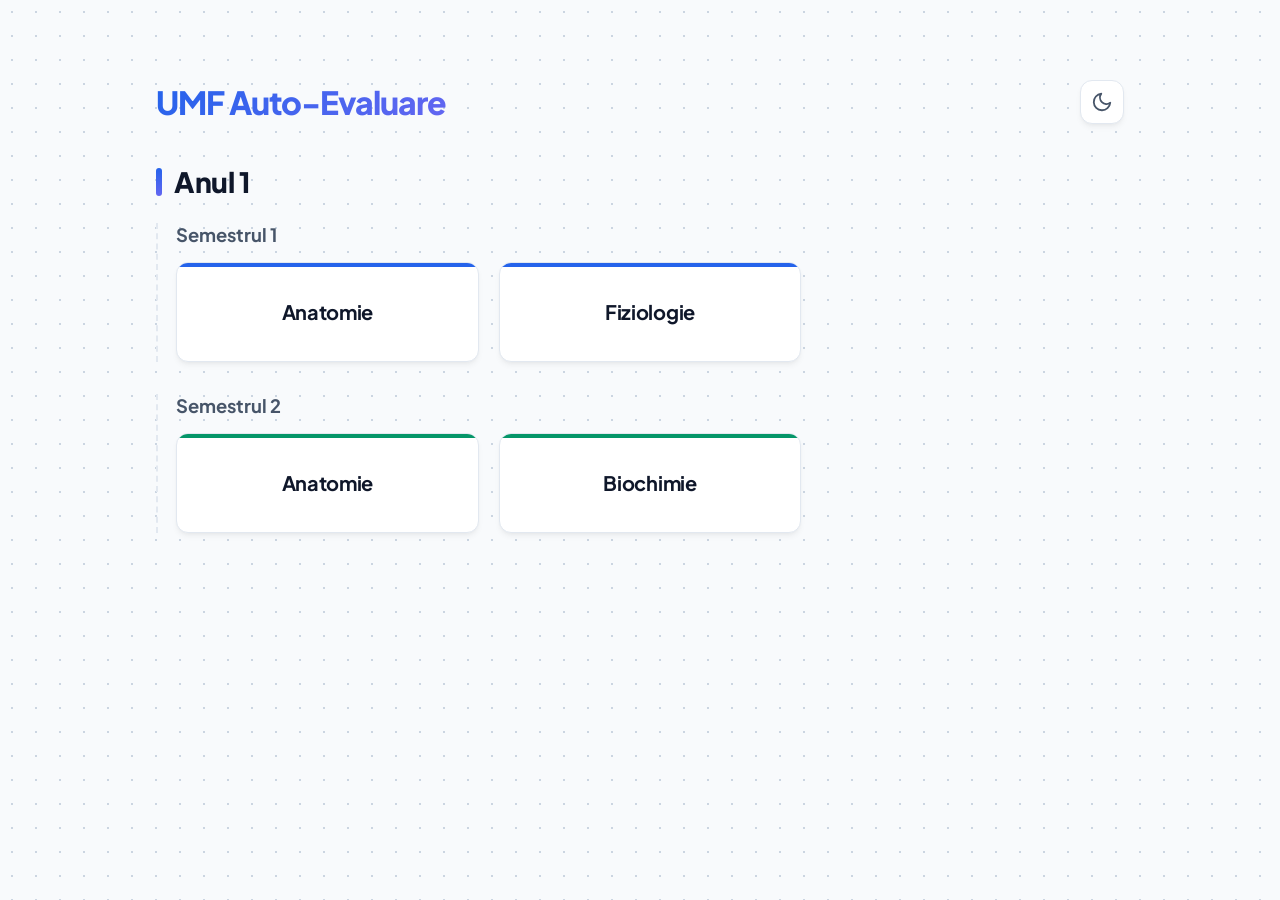
<file: index.html>
<!DOCTYPE html>
<html lang="ro">

<head>
  <meta charset="UTF-8">
  <meta name="viewport" content="width=device-width, initial-scale=1.0">
  <meta name="description" content="Platforma interactiva de auto-evaluare UMF pentru Anatomie.">
  <title>UMF Auto-Evaluare</title>
  <link rel="stylesheet" href="shared/css/main.css">
  <script src="shared/js/theme.js"></script>
</head>

<body>

  <div class="container">
    <header class="main-header">
      <h1 class="main-title">UMF Auto-Evaluare</h1>
      <button id="theme-toggle" class="theme-toggle-btn" aria-label="Comută tema">
        <svg class="sun-icon" viewBox="0 0 24 24" fill="none" stroke="currentColor" stroke-width="2"
          stroke-linecap="round" stroke-linejoin="round">
          <circle cx="12" cy="12" r="5"></circle>
          <line x1="12" y1="1" x2="12" y2="3"></line>
          <line x1="12" y1="21" x2="12" y2="23"></line>
          <line x1="4.22" y1="4.22" x2="5.64" y2="5.64"></line>
          <line x1="18.36" y1="18.36" x2="19.78" y2="19.78"></line>
          <line x1="1" y1="12" x2="3" y2="12"></line>
          <line x1="21" y1="12" x2="23" y2="12"></line>
          <line x1="4.22" y1="19.78" x2="5.64" y2="18.36"></line>
          <line x1="18.36" y1="5.64" x2="19.78" y2="4.22"></line>
        </svg>
        <svg class="moon-icon" viewBox="0 0 24 24" fill="none" stroke="currentColor" stroke-width="2"
          stroke-linecap="round" stroke-linejoin="round">
          <path d="M21 12.79A9 9 0 1 1 11.21 3 7 7 0 0 0 21 12.79z"></path>
        </svg>
      </button>
    </header>

    <main id="dashboard-view">

      <div class="year-section anul-1">
        <h2 class="year-title">Anul 1</h2>

        <div class="semester-section">
          <h3 class="semester-title">
            Semestrul 1
          </h3>
          <div class="cards-grid">
            <a href="select-mode.html?subject=anatomie-1-1" class="subject-card sem-1">
              <div class="card-title">Anatomie</div>
            </a>
            <a href="select-mode.html?subject=fizio-1-1" class="subject-card sem-1">
              <div class="card-title">Fiziologie</div>
            </a>
          </div>
        </div>

        <div class="semester-section">
          <h3 class="semester-title">
            Semestrul 2
          </h3>

          <div class="cards-grid">
            <a href="select-mode.html?subject=anatomie-1-2" class="subject-card sem-2">
              <div class="card-title">Anatomie</div>
            </a>
            <a href="select-mode.html?subject=biochimie-1-2" class="subject-card sem-2">
              <div class="card-title">Biochimie</div>
            </a>
          </div>
        </div>

      </div>

    </main>
  </div>

  <script src="shared/js/shared.js"></script>
</body>

</html>
</file>
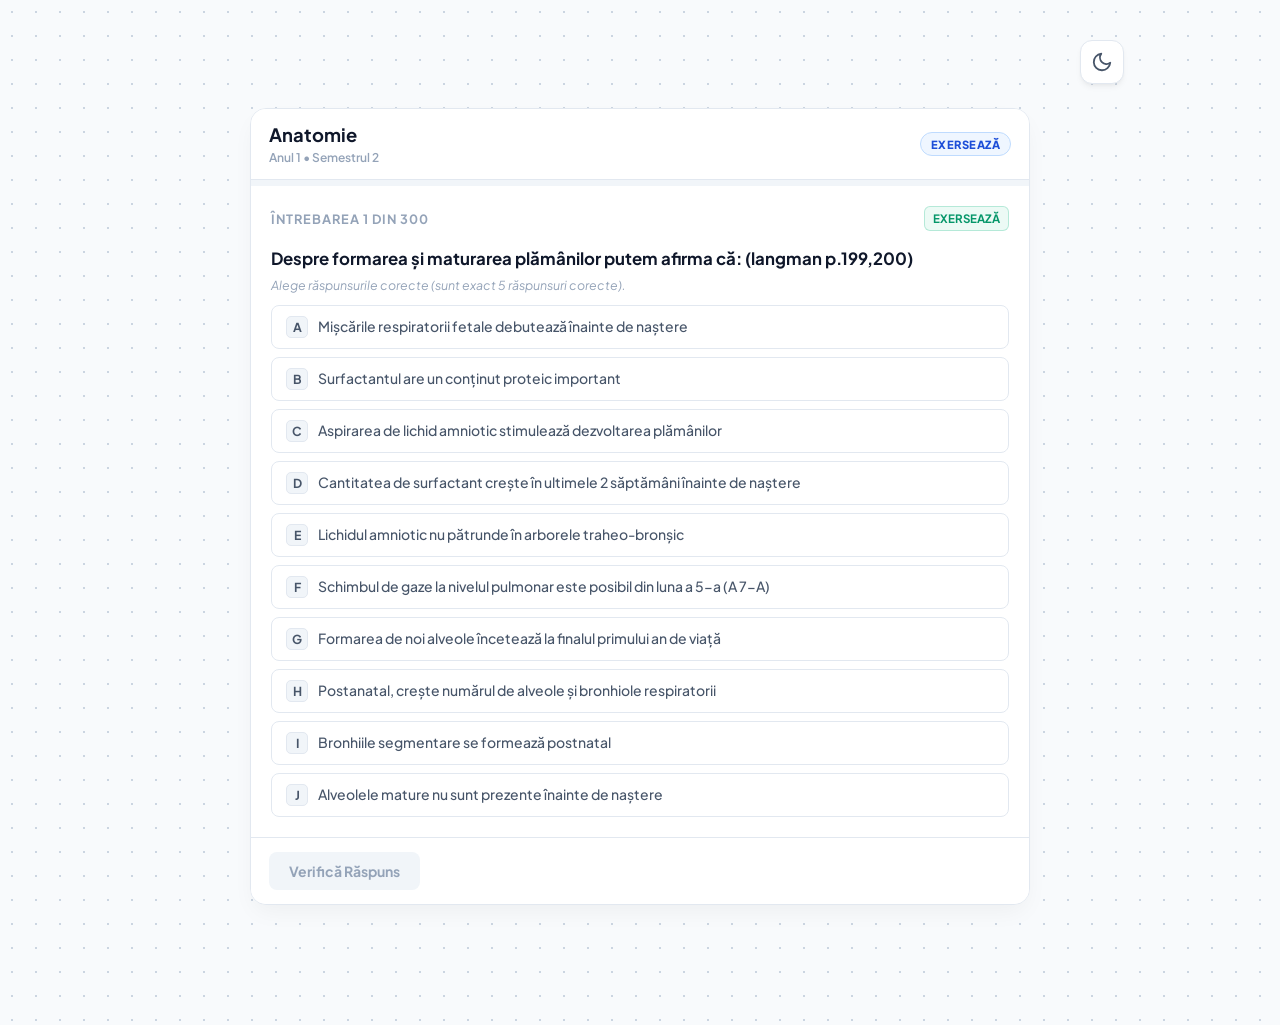
<file: exerseaza.html>
<!DOCTYPE html>
<html lang="ro">
<head>
  <meta charset="UTF-8">
  <meta name="viewport" content="width=device-width, initial-scale=1.0">
  <title>Exersează - UMF</title>
  <link rel="stylesheet" href="shared/css/main.css">
  <link rel="stylesheet" href="shared/css/quiz.css?v=2">
  <script src="shared/js/theme.js"></script>
</head>
<body>
  <div class="container">
    <nav class="subpage-nav" style="justify-content: flex-end;">
      <button id="theme-toggle" class="theme-toggle-btn">
        <svg class="sun-icon" viewBox="0 0 24 24" fill="none" stroke="currentColor" stroke-width="2" stroke-linecap="round" stroke-linejoin="round"><circle cx="12" cy="12" r="5"></circle><line x1="12" y1="1" x2="12" y2="3"></line><line x1="12" y1="21" x2="12" y2="23"></line><line x1="4.22" y1="4.22" x2="5.64" y2="5.64"></line><line x1="18.36" y1="18.36" x2="19.78" y2="19.78"></line><line x1="1" y1="12" x2="3" y2="12"></line><line x1="21" y1="12" x2="23" y2="12"></line><line x1="4.22" y1="19.78" x2="5.64" y2="18.36"></line><line x1="18.36" y1="5.64" x2="19.78" y2="4.22"></line></svg>
        <svg class="moon-icon" viewBox="0 0 24 24" fill="none" stroke="currentColor" stroke-width="2" stroke-linecap="round" stroke-linejoin="round"><path d="M21 12.79A9 9 0 1 1 11.21 3 7 7 0 0 0 21 12.79z"></path></svg>
      </button>
    </nav>
    <div class="quiz-wrapper">
      <div id="quiz-container" class="quiz-container">
        <div class="quiz-header">
          <div class="quiz-subject-info">
            <div id="quiz-subject-title" class="quiz-subject-title"></div>
            <div id="quiz-subject-sub" class="quiz-subject-sub"></div>
          </div>
          <div id="quiz-timer-wrapper" class="quiz-timer-wrapper" style="display:none;">
            <span id="quiz-timer"></span>
          </div>
          <div id="quiz-mode-badge" class="quiz-mode-badge"></div>
        </div>
        <div class="quiz-progress-bar-wrapper"><div id="quiz-progress-fill" class="quiz-progress-fill"></div></div>
        <div class="quiz-body">
          <div class="question-meta">
            <div id="question-count-text" class="question-count"></div>
            <div id="question-type-badge" class="question-type-badge"></div>
          </div>
          <div id="question-text" class="question-text"></div>
          <div id="question-hint" class="question-hint"></div>
          <div id="options-list" class="options-list"></div>
          <div id="explanation-panel" class="explanation-panel" style="display:none;">
            <h4>Explicație:</h4>
            <p id="explanation-text"></p>
          </div>
        </div>
        <div class="quiz-footer">
          <button id="btn-verify" class="btn-primary" disabled>Verifică Răspuns</button>
        </div>
      </div>
      <div id="results-container" class="results-container" style="display:none;">
        <h2 id="results-main-title"></h2>
        <h3 id="results-subject-title" class="results-subject-title"></h3>
        <div id="stat-time-spent-wrapper">Timp: <span id="res-time-spent"></span></div>
        <button id="btn-restart" class="btn-primary">Reîncearcă</button>
        <button id="btn-home" class="btn-secondary">Acasă</button>
        <div id="review-panel" class="review-panel">
          <h3>Recenzie</h3>
          <div id="review-questions-list"></div>
        </div>
      </div>
    </div>
  </div>
  <script src="shared/js/shared.js"></script>
  <script src="shared/js/quiz-engine.js?v=3"></script>
  <script>
    const urlParams = new URLSearchParams(window.location.search);
    const subject = urlParams.get('subject') || 'anatomie-1-2';
    const script = document.createElement('script');
    script.src = `data/${subject}.js?v=3`;
    script.onload = () => initQuiz('exerseaza');
    document.body.appendChild(script);
  </script>
</body>
</html>
</file>
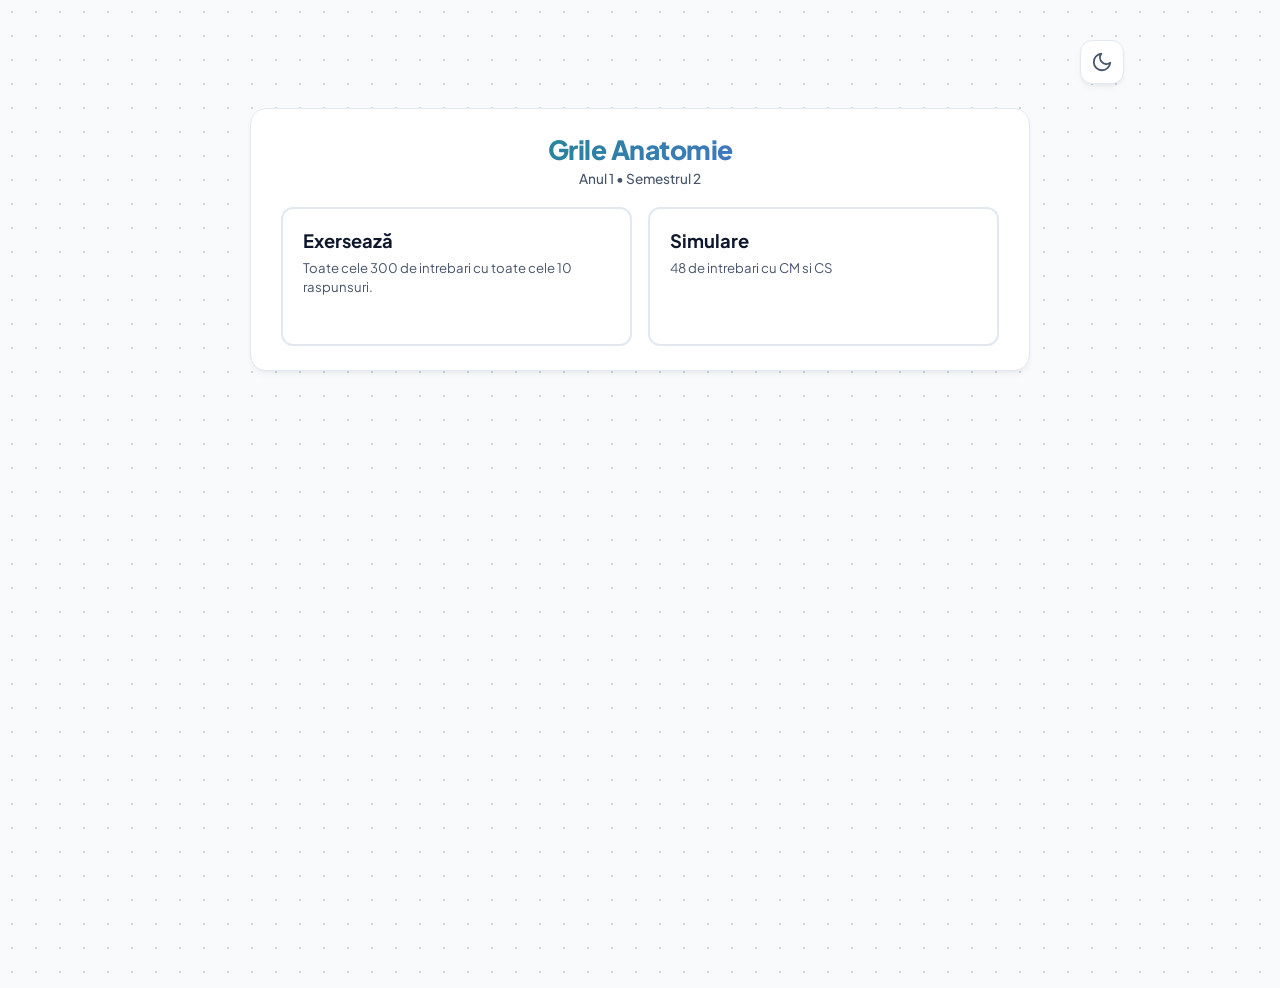
<file: select-mode.html>
<!DOCTYPE html>
<html lang="ro">
<head>
  <meta charset="UTF-8">
  <meta name="viewport" content="width=device-width, initial-scale=1.0">
  <title>Alege Modul - UMF</title>
  <link rel="stylesheet" href="shared/css/main.css">
  <link rel="stylesheet" href="shared/css/select-mode.css">
  <script src="shared/js/theme.js"></script>
</head>
<body>
  <div class="container">
    <nav class="subpage-nav" style="justify-content: flex-end;">
      <button id="theme-toggle" class="theme-toggle-btn">
        <svg class="sun-icon" viewBox="0 0 24 24" fill="none" stroke="currentColor" stroke-width="2" stroke-linecap="round" stroke-linejoin="round"><circle cx="12" cy="12" r="5"></circle><line x1="12" y1="1" x2="12" y2="3"></line><line x1="12" y1="21" x2="12" y2="23"></line><line x1="4.22" y1="4.22" x2="5.64" y2="5.64"></line><line x1="18.36" y1="18.36" x2="19.78" y2="19.78"></line><line x1="1" y1="12" x2="3" y2="12"></line><line x1="21" y1="12" x2="23" y2="12"></line><line x1="4.22" y1="19.78" x2="5.64" y2="18.36"></line><line x1="18.36" y1="5.64" x2="19.78" y2="4.22"></line></svg>
        <svg class="moon-icon" viewBox="0 0 24 24" fill="none" stroke="currentColor" stroke-width="2" stroke-linecap="round" stroke-linejoin="round"><path d="M21 12.79A9 9 0 1 1 11.21 3 7 7 0 0 0 21 12.79z"></path></svg>
      </button>
    </nav>
    <div class="setup-wrapper">
      <div class="setup-container">
        <div class="setup-header">
          <h2 id="subject-title" class="setup-title">Grile</h2>
          <p id="subject-subtitle" class="setup-subtitle"></p>
        </div>
        <div class="modes-grid">
          <div class="mode-card" id="mode-exerseaza">
            <h3 class="mode-name">Exersează</h3>
            <p class="mode-desc">Toate cele 300 de intrebari cu toate cele 10 raspunsuri.</p>
          </div>
          <div class="mode-card" id="mode-simulare">
            <h3 class="mode-name">Simulare</h3>
            <p class="mode-desc">48 de intrebari cu CM si CS</p>
          </div>
        </div>
      </div>
    </div>
  </div>
  <script src="shared/js/shared.js"></script>
  <script>
    const urlParams = new URLSearchParams(window.location.search);
    const subject = urlParams.get('subject') || 'anatomie-1-2';
    
    document.getElementById('mode-exerseaza').onclick = () => {
      window.location.href = `exerseaza.html?subject=${subject}&v=3`;
    };
    document.getElementById('mode-simulare').onclick = () => {
      window.location.href = `simulare.html?subject=${subject}&v=3`;
    };

    // Load subject info for display
    const script = document.createElement('script');
    script.src = `data/${subject}.js`;
    script.onload = () => {
      document.getElementById('subject-title').textContent = `Grile ${quizData.title}`;
      document.getElementById('subject-subtitle').textContent = `Anul ${quizData.year} • Semestrul ${quizData.semester}`;
    };
    document.body.appendChild(script);
  </script>
</body>
</html>
</file>
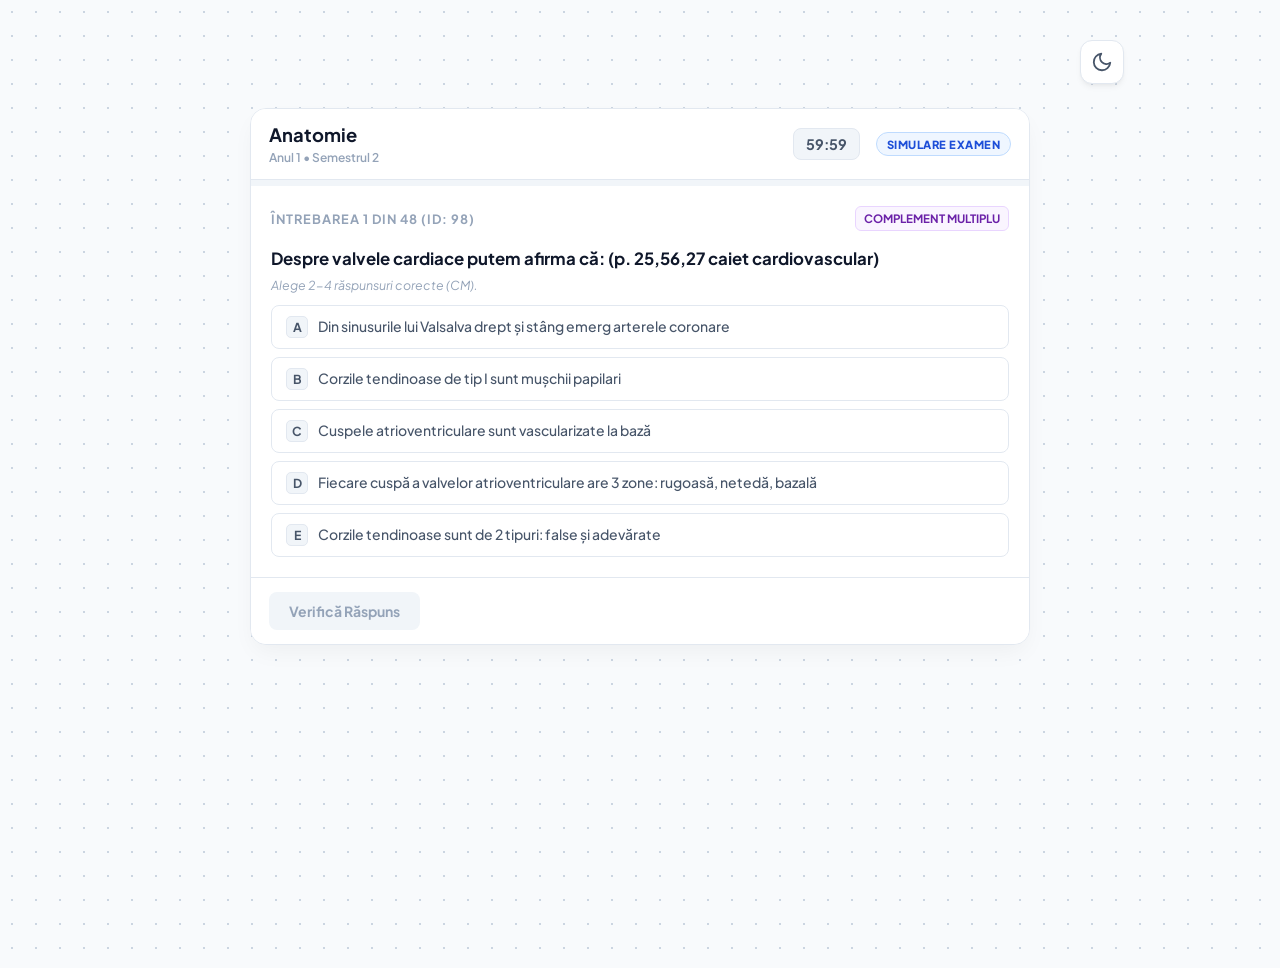
<file: simulare.html>
<!DOCTYPE html>
<html lang="ro">
<head>
  <meta charset="UTF-8">
  <meta name="viewport" content="width=device-width, initial-scale=1.0">
  <title>Simulare - UMF</title>
  <link rel="stylesheet" href="shared/css/main.css">
  <link rel="stylesheet" href="shared/css/quiz.css?v=2">
  <script src="shared/js/theme.js"></script>
</head>
<body>
  <div class="container">
    <nav class="subpage-nav" style="justify-content: flex-end;">
      <button id="theme-toggle" class="theme-toggle-btn">
        <svg class="sun-icon" viewBox="0 0 24 24" fill="none" stroke="currentColor" stroke-width="2" stroke-linecap="round" stroke-linejoin="round"><circle cx="12" cy="12" r="5"></circle><line x1="12" y1="1" x2="12" y2="3"></line><line x1="12" y1="21" x2="12" y2="23"></line><line x1="4.22" y1="4.22" x2="5.64" y2="5.64"></line><line x1="18.36" y1="18.36" x2="19.78" y2="19.78"></line><line x1="1" y1="12" x2="3" y2="12"></line><line x1="21" y1="12" x2="23" y2="12"></line><line x1="4.22" y1="19.78" x2="5.64" y2="18.36"></line><line x1="18.36" y1="5.64" x2="19.78" y2="4.22"></line></svg>
        <svg class="moon-icon" viewBox="0 0 24 24" fill="none" stroke="currentColor" stroke-width="2" stroke-linecap="round" stroke-linejoin="round"><path d="M21 12.79A9 9 0 1 1 11.21 3 7 7 0 0 0 21 12.79z"></path></svg>
      </button>
    </nav>
    <div class="quiz-wrapper">
      <div id="quiz-container" class="quiz-container">
        <div class="quiz-header">
          <div class="quiz-subject-info">
            <div id="quiz-subject-title" class="quiz-subject-title"></div>
            <div id="quiz-subject-sub" class="quiz-subject-sub"></div>
          </div>
          <div class="header-actions">
            <div id="quiz-timer-wrapper" class="quiz-timer-wrapper">
              <span id="quiz-timer">48:00</span>
            </div>
            <div id="quiz-mode-badge" class="quiz-mode-badge"></div>
          </div>
        </div>
        <div class="quiz-progress-bar-wrapper"><div id="quiz-progress-fill" class="quiz-progress-fill"></div></div>
        <div class="quiz-body">
          <div class="question-meta">
            <div id="question-count-text" class="question-count"></div>
            <div id="question-type-badge" class="question-type-badge"></div>
          </div>
          <div id="question-text" class="question-text"></div>
          <div id="question-hint" class="question-hint"></div>
          <div id="options-list" class="options-list"></div>
          <div id="explanation-panel" class="explanation-panel" style="display:none;">
            <h4>Explicație:</h4>
            <p id="explanation-text"></p>
          </div>
        </div>
        <div class="quiz-footer">
          <button id="btn-verify" class="btn-primary" disabled>Următoarea Întrebare</button>
        </div>
      </div>
      <div id="results-container" class="results-container" style="display:none;">
        <h2 id="results-main-title"></h2>
        <h3 id="results-subject-title" class="results-subject-title"></h3>
        <div id="stat-time-spent-wrapper">Timp: <span id="res-time-spent"></span></div>
        <button id="btn-restart" class="btn-primary">Reîncearcă</button>
        <button id="btn-home" class="btn-secondary">Acasă</button>
        <div id="review-panel" class="review-panel">
          <h3>Recenzie</h3>
          <div id="review-questions-list"></div>
        </div>
      </div>
    </div>
  </div>
  <script src="shared/js/shared.js"></script>
  <script src="shared/js/quiz-engine.js?v=3"></script>
  <script>
    const urlParams = new URLSearchParams(window.location.search);
    const subject = urlParams.get('subject') || 'anatomie-1-2';
    const script = document.createElement('script');
    script.src = `data/${subject}.js?v=3`;
    script.onload = () => initQuiz('simulare');
    document.body.appendChild(script);
  </script>
</body>
</html>
</file>
<file: shared/css/main.css>
/* Import Google Fonts */
@import url('https://fonts.googleapis.com/css2?family=Plus+Jakarta+Sans:wght@400;500;600;700;800&display=swap');

/* Variabile si culori de baza */
:root {
  --font-family: 'Plus Jakarta Sans', system-ui, -apple-system, sans-serif;
  
  /* Culori Tema Lumina */
  --bg-color: #f8fafc;
  --dot-color: #cbd5e1;
  --text-primary: #0f172a;
  --text-secondary: #475569;
  --text-muted: #94a3b8;
  --card-bg: #ffffff;
  --card-border: #e2e8f0;
  --card-shadow: 0 4px 6px -1px rgba(0, 0, 0, 0.05), 0 2px 4px -2px rgba(0, 0, 0, 0.05);
  --card-hover-shadow: 0 10px 15px -3px rgba(0, 0, 0, 0.08), 0 4px 6px -4px rgba(0, 0, 0, 0.08);
  
  --sem1-color: #2563eb;
  --sem2-color: #059669;
  --accent-color: #6366f1;

  /* Feedback */
  --success-bg: #ecfdf5;
  --success-border: #10b981;
  --success-text: #065f46;
  --error-bg: #fef2f2;
  --error-border: #ef4444;
  --error-text: #991b1b;
  --info-bg: #f0f9ff;
  --info-border: #0ea5e9;
  --info-text: #0369a1;

  /* Tag Badges */
  --tag-blue-bg: #eff6ff;
  --tag-blue-text: #1d4ed8;
  --tag-blue-border: #bfdbfe;
  --tag-purple-bg: #faf5ff;
  --tag-purple-text: #6b21a8;
  --tag-purple-border: #e9d5ff;
  --tag-grey-bg: #f1f5f9;
  --tag-grey-border: #cbd5e1;
}

[data-theme="dark"] {
  /* Culori Tema Intuneric */
  --bg-color: #0b0f19;
  --dot-color: #1e293b;
  --text-primary: #f8fafc;
  --text-secondary: #cbd5e1;
  --text-muted: #64748b;
  --card-bg: #111827;
  --card-border: #1f2937;
  --card-shadow: 0 4px 6px -1px rgba(0, 0, 0, 0.2), 0 2px 4px -2px rgba(0, 0, 0, 0.2);
  --card-hover-shadow: 0 10px 15px -3px rgba(0, 0, 0, 0.3), 0 4px 6px -4px rgba(0, 0, 0, 0.3);
  
  --sem1-color: #3b82f6;
  --sem2-color: #10b981;
  --accent-color: #818cf8;

  --success-bg: #064e3b;
  --success-border: #059669;
  --success-text: #a7f3d0;
  --error-bg: #7f1d1d;
  --error-border: #dc2626;
  --error-text: #fca5a5;
  --info-bg: #0c4a6e;
  --info-border: #0284c7;
  --info-text: #e0f2fe;

  /* Tag Badges Dark Mode */
  --tag-blue-bg: rgba(59, 130, 246, 0.15);
  --tag-blue-text: #60a5fa;
  --tag-blue-border: rgba(59, 130, 246, 0.3);
  --tag-purple-bg: rgba(139, 92, 246, 0.15);
  --tag-purple-text: #a78bfa;
  --tag-purple-border: rgba(139, 92, 246, 0.3);
  --tag-grey-bg: #1e293b;
  --tag-grey-border: #334155;
}

/* Resetari generale */
* {
  box-sizing: border-box;
  margin: 0;
  padding: 0;
  font-family: var(--font-family);
}

body {
  background-color: var(--bg-color);
  background-image: radial-gradient(var(--dot-color) 1.5px, transparent 1.5px);
  background-size: 24px 24px;
  color: var(--text-primary);
  min-height: 100vh;
  padding-bottom: 80px;
  transition: background-color 0.3s ease, color 0.3s ease;
  overflow-x: hidden;
}

.container {
  max-width: 1000px;
  margin: 0 auto;
  padding: 80px 16px;
}

/* Header Principal */
.main-header {
  display: flex;
  justify-content: space-between;
  align-items: center;
  margin-bottom: 40px;
}

.main-title {
  font-size: 2rem;
  font-weight: 800;
  letter-spacing: -1px;
  background: linear-gradient(135deg, var(--sem1-color), var(--accent-color));
  -webkit-background-clip: text;
  -webkit-text-fill-color: transparent;
}

/* Theme Toggle Button */
.theme-toggle-btn {
  background: var(--card-bg);
  border: 1px solid var(--card-border);
  color: var(--text-secondary);
  width: 44px;
  height: 44px;
  border-radius: 12px;
  cursor: pointer;
  display: flex;
  align-items: center;
  justify-content: center;
  box-shadow: var(--card-shadow);
  transition: all 0.3s cubic-bezier(0.4, 0, 0.2, 1);
  position: relative;
  overflow: hidden;
  padding: 0;
}

.theme-toggle-btn:hover {
  background: var(--tag-grey-bg);
  border-color: var(--accent-color);
  color: var(--accent-color);
  transform: translateY(-2px);
  box-shadow: var(--card-hover-shadow);
}

.theme-toggle-btn svg {
  width: 22px;
  height: 22px;
  transition: transform 0.5s cubic-bezier(0.4, 0, 0.2, 1), opacity 0.3s ease;
  position: absolute;
}

/* Ascundere pictograme in functie de tema */
[data-theme="light"] .theme-toggle-btn .sun-icon {
  opacity: 0;
  transform: translateY(20px) rotate(45deg);
}
[data-theme="dark"] .theme-toggle-btn .moon-icon {
  opacity: 0;
  transform: translateY(-20px) rotate(-45deg);
}

[data-theme="light"] .theme-toggle-btn .moon-icon {
  opacity: 1;
  transform: translateY(0) rotate(0);
}
[data-theme="dark"] .theme-toggle-btn .sun-icon {
  opacity: 1;
  transform: translateY(0) rotate(0);
}

/* Navigation Subpagini */
.subpage-nav {
  display: flex;
  justify-content: space-between;
  align-items: center;
  margin-bottom: 40px;
  width: 100%;
}

.btn-back {
  display: flex;
  align-items: center;
  gap: 8px;
  text-decoration: none;
  color: var(--text-secondary);
  font-weight: 600;
  font-size: 0.95rem;
  padding: 8px 16px;
  background: var(--card-bg);
  border: 1px solid var(--card-border);
  border-radius: 10px;
  box-shadow: var(--card-shadow);
  transition: all 0.2s cubic-bezier(0.4, 0, 0.2, 1);
}

.btn-back:hover {
  background: var(--tag-grey-bg);
  border-color: var(--accent-color);
  color: var(--accent-color);
  transform: translateX(-4px);
}

.btn-back:active {
  transform: translateX(0);
}

.btn-back svg {
  transition: transform 0.2s ease;
}

.btn-back:hover svg {
  transform: translateX(-2px);
}


/* Sectiuni Ani */
.year-section {
  margin-bottom: 48px;
}

.year-title {
  font-size: 1.75rem;
  font-weight: 800;
  color: var(--text-primary);
  margin-bottom: 24px;
  display: flex;
  align-items: center;
  gap: 12px;
  letter-spacing: -0.5px;
}

.year-title::before {
  content: "";
  display: block;
  width: 6px;
  height: 28px;
  border-radius: 4px;
  background: linear-gradient(to bottom, var(--sem1-color), var(--accent-color));
}

.year-section.year-2 .year-title::before {
  background: linear-gradient(to bottom, var(--accent-color), var(--sem2-color));
}

/* Sectiuni Semestre */
.semester-section {
  margin-bottom: 32px;
  padding-left: 18px;
  border-left: 2px dashed var(--card-border);
}

.semester-title {
  font-size: 1.15rem;
  font-weight: 700;
  color: var(--text-secondary);
  margin-bottom: 16px;
  display: flex;
  align-items: center;
  gap: 8px;
}

.semester-title .sem-indicator {
  display: inline-block;
  width: 10px;
  height: 10px;
  border-radius: 50%;
}

.sem-1-indicator {
  background-color: var(--sem1-color);
  box-shadow: 0 0 8px var(--sem1-color);
}

.sem-2-indicator {
  background-color: var(--sem2-color);
  box-shadow: 0 0 8px var(--sem2-color);
}

/* Grid de carduri */
.cards-grid {
  display: grid;
  grid-template-columns: repeat(auto-fill, minmax(280px, 1fr));
  gap: 20px;
}

/* Carduri materie */
.subject-card {
  background-color: var(--card-bg);
  border: 1px solid var(--card-border);
  border-radius: 12px;
  box-shadow: var(--card-shadow);
  padding: 24px;
  cursor: pointer;
  position: relative;
  overflow: hidden;
  display: flex;
  align-items: center;
  justify-content: center;
  min-height: 100px;
  text-decoration: none;
  transition: transform 0.25s cubic-bezier(0.4, 0, 0.2, 1), 
              box-shadow 0.25s cubic-bezier(0.4, 0, 0.2, 1), 
              border-color 0.25s ease;
}

.subject-card::after {
  content: "";
  position: absolute;
  top: 0;
  left: 0;
  width: 100%;
  height: 4px;
  background-color: var(--sem1-color);
}

.subject-card.sem-2::after {
  background-color: var(--sem2-color);
}

.subject-card:hover {
  transform: translateY(-5px);
  box-shadow: var(--card-hover-shadow);
  border-color: rgba(99, 102, 241, 0.3);
}

.subject-card:active {
  transform: translateY(-2px);
}

.card-title {
  font-size: 1.25rem;
  font-weight: 700;
  color: var(--text-primary);
  text-align: center;
  line-height: 1.4;
  letter-spacing: -0.3px;
}
</file>
<file: shared/css/quiz.css>
/* Stiluri specifice pentru Pagina de Testare (Quiz) si Rezultate */

.container {
  padding: 40px 16px;
}

.subpage-nav {
  margin-bottom: 24px;
}

.quiz-container, .results-container, .btn-back, .theme-toggle-btn, .option-item, .btn-primary, .btn-secondary, .nav-map-item {
  transition: background-color 0.3s ease, border-color 0.3s ease, color 0.3s ease, box-shadow 0.3s ease, transform 0.2s ease;
}

.quiz-wrapper {
  display: flex;
  justify-content: center;
  align-items: flex-start;
  min-height: calc(100vh - 160px);
  width: 100%;
}

/* ==========================================================================
   0. ECRAN CONFIGURARE / SETUP
   ========================================================================== */
.setup-container {
  width: 100%;
  max-width: 800px;
  background-color: var(--card-bg);
  border: 1px solid var(--card-border);
  border-radius: 20px;
  box-shadow: var(--card-shadow);
  padding: 40px;
  display: flex;
  flex-direction: column;
  gap: 32px;
  animation: fadeInSlide 0.4s ease forwards;
}

.setup-header {
  text-align: center;
}

.setup-title {
  font-size: 1.85rem;
  font-weight: 800;
  letter-spacing: -0.5px;
  background: linear-gradient(135deg, var(--sem2-color), var(--accent-color));
  -webkit-background-clip: text;
  -webkit-text-fill-color: transparent;
  margin-bottom: 6px;
}

.setup-subtitle {
  font-size: 0.9rem;
  color: var(--text-secondary);
  font-weight: 500;
}

/* Grilele de moduri */
.modes-grid {
  display: grid;
  grid-template-columns: 1fr 1fr;
  gap: 24px;
}

.mode-card {
  border: 2px solid var(--card-border);
  border-radius: 16px;
  padding: 30px 24px;
  cursor: pointer;
  position: relative;
  display: flex;
  flex-direction: column;
  align-items: flex-start;
  transition: all 0.25s cubic-bezier(0.4, 0, 0.2, 1);
  background: var(--card-bg);
}

.mode-card:hover {
  border-color: var(--accent-color);
  transform: translateY(-4px);
  box-shadow: var(--card-hover-shadow);
}

.mode-card.active {
  border-color: var(--accent-color);
  background: linear-gradient(to bottom, var(--card-bg), rgba(99, 102, 241, 0.02));
  box-shadow: 0 10px 25px -10px rgba(99, 102, 241, 0.15);
}

/* Badge-ul de sus pe card */
.mode-badge {
  position: absolute;
  top: 16px;
  right: 16px;
  font-size: 0.65rem;
  font-weight: 800;
  text-transform: uppercase;
  letter-spacing: 0.5px;
  padding: 3px 8px;
  border-radius: 6px;
  background: var(--tag-grey-bg);
  color: var(--text-secondary);
  border: 1px solid var(--card-border);
}

.mode-card.active #mode-exerseaza .mode-badge,
.mode-card.active.exerseaza-card .mode-badge {
  background: var(--tag-blue-bg);
  color: var(--tag-blue-text);
  border-color: var(--tag-blue-border);
}

.mode-card.active#mode-simulare .mode-badge,
.mode-card#mode-simulare.active .mode-badge {
  background: var(--tag-purple-bg);
  color: var(--tag-purple-text);
  border-color: var(--tag-purple-border);
}

/* Iconita */
.mode-icon {
  width: 48px;
  height: 48px;
  border-radius: 12px;
  background: var(--tag-grey-bg);
  color: var(--text-secondary);
  display: flex;
  align-items: center;
  justify-content: center;
  margin-bottom: 20px;
  transition: all 0.2s;
}

.mode-card.active .mode-icon {
  background: var(--accent-color);
  color: white;
}

.mode-name {
  font-size: 1.25rem;
  font-weight: 700;
  color: var(--text-primary);
  margin-bottom: 10px;
}

.mode-desc {
  font-size: 0.85rem;
  color: var(--text-secondary);
  line-height: 1.5;
  margin-bottom: 20px;
  min-height: 60px;
}

.mode-features {
  list-style: none;
  display: flex;
  flex-direction: column;
  gap: 8px;
  width: 100%;
}

.mode-features li {
  display: flex;
  align-items: center;
  gap: 8px;
  font-size: 0.8rem;
  color: var(--text-secondary);
  font-weight: 500;
}

.mode-features li svg {
  color: var(--sem2-color);
  flex-shrink: 0;
}

/* Setari personalizate */
.setup-settings {
  border-top: 1px solid var(--card-border);
  padding-top: 24px;
}

.settings-title {
  font-size: 1rem;
  font-weight: 700;
  color: var(--text-primary);
  margin-bottom: 16px;
}

.settings-grid {
  display: grid;
  grid-template-columns: 1fr 1fr;
  gap: 16px;
}

.settings-col {
  display: flex;
  flex-direction: column;
  gap: 6px;
  justify-content: center;
}

.settings-col.flex-center {
  justify-content: center;
}

.settings-label {
  font-size: 0.8rem;
  font-weight: 700;
  color: var(--text-secondary);
}

.settings-select {
  padding: 10px 14px;
  border-radius: 8px;
  border: 1px solid var(--card-border);
  background-color: var(--card-bg);
  color: var(--text-primary);
  font-size: 0.85rem;
  font-weight: 600;
  outline: none;
  cursor: pointer;
  transition: border-color 0.2s;
}

.settings-select:focus {
  border-color: var(--accent-color);
}

/* Custom Toggle Switch */
.toggle-switch {
  display: flex;
  align-items: center;
  gap: 12px;
  cursor: pointer;
  font-size: 0.85rem;
  color: var(--text-secondary);
  font-weight: 600;
  user-select: none;
  position: relative;
}

.toggle-switch input {
  opacity: 0;
  width: 0;
  height: 0;
  position: absolute;
}

.toggle-slider {
  width: 40px;
  height: 20px;
  background-color: var(--tag-grey-border);
  border-radius: 20px;
  position: relative;
  transition: background-color 0.2s;
  flex-shrink: 0;
}

.toggle-slider:before {
  content: "";
  position: absolute;
  height: 14px;
  width: 14px;
  left: 3px;
  bottom: 3px;
  background-color: white;
  border-radius: 50%;
  transition: transform 0.2s;
}

.toggle-switch input:checked + .toggle-slider {
  background-color: var(--sem2-color);
}

.toggle-switch input:checked + .toggle-slider:before {
  transform: translateX(20px);
}

.setup-actions {
  display: flex;
  justify-content: center;
  margin-top: 8px;
}

.start-btn {
  width: 100%;
  max-width: 320px;
  padding: 14px 32px;
  font-size: 1rem;
}


/* ==========================================================================
   1. INTERFATA QUIZ & ELEMENTE COMPONENTE
   ========================================================================== */
.quiz-container {
  width: 100%;
  max-width: 780px;
  background-color: var(--card-bg);
  border: 1px solid var(--card-border);
  border-radius: 16px;
  box-shadow: 0 10px 25px -5px rgba(0,0,0,0.05);
  overflow: hidden;
  display: flex;
  flex-direction: column;
  position: relative;
  animation: fadeInSlide 0.3s ease forwards;
}

.quiz-header {
  padding: 14px 18px;
  border-bottom: 1px solid var(--card-border);
  display: flex;
  justify-content: space-between;
  align-items: center;
  background: linear-gradient(to bottom, var(--card-bg), rgba(255, 255, 255, 0.01));
}

.quiz-subject-info {
  display: flex;
  flex-direction: column;
  gap: 4px;
}

.quiz-subject-title {
  font-size: 1.15rem;
  font-weight: 700;
  color: var(--text-primary);
}

.quiz-subject-sub {
  font-size: 0.75rem;
  color: var(--text-muted);
  font-weight: 600;
}

.header-actions {
  display: flex;
  align-items: center;
  gap: 16px;
}

/* Badge Mod curent */
.quiz-mode-badge {
  font-size: 0.7rem;
  font-weight: 800;
  padding: 4px 10px;
  border-radius: 50px;
  background-color: var(--tag-blue-bg);
  color: var(--tag-blue-text);
  border: 1px solid var(--tag-blue-border);
  letter-spacing: 0.5px;
}

.quiz-container.simulare-mode .quiz-mode-badge {
  background-color: var(--tag-purple-bg);
  color: var(--tag-purple-text);
  border-color: var(--tag-purple-border);
}

/* Timer */
.quiz-timer-wrapper {
  display: flex;
  align-items: center;
  gap: 6px;
  font-size: 0.9rem;
  font-weight: 700;
  color: var(--text-secondary);
  background-color: var(--tag-grey-bg);
  padding: 6px 12px;
  border-radius: 8px;
  border: 1px solid var(--card-border);
  transition: all 0.3s;
}

.quiz-timer-wrapper.warning {
  background-color: var(--error-bg);
  border-color: var(--error-border);
  color: var(--error-text);
  animation: pulse 1s infinite alternate;
}

@keyframes pulse {
  from { opacity: 0.8; }
  to { opacity: 1; transform: scale(1.02); }
}

/* Bara de progres */
.quiz-progress-bar-wrapper {
  height: 6px;
  background-color: var(--tag-grey-bg);
  width: 100%;
  position: relative;
}

.quiz-progress-fill {
  height: 100%;
  width: 0%;
  background: linear-gradient(to right, var(--sem2-color), var(--accent-color));
  transition: width 0.3s cubic-bezier(0.4, 0, 0.2, 1);
}

/* Harta / Grila de navigare (Simulare) */
.simulation-nav-map {
  padding: 16px 24px;
  border-bottom: 1px solid var(--card-border);
  background-color: var(--tag-grey-bg);
  display: flex;
  flex-direction: column;
  gap: 8px;
}

.nav-map-label {
  font-size: 0.75rem;
  font-weight: 700;
  color: var(--text-muted);
  text-transform: uppercase;
  letter-spacing: 0.5px;
}

.nav-map-grid {
  display: flex;
  flex-wrap: wrap;
  gap: 8px;
}

.nav-map-item {
  width: 28px;
  height: 28px;
  border-radius: 6px;
  display: flex;
  align-items: center;
  justify-content: center;
  font-size: 0.8rem;
  font-weight: 700;
  cursor: pointer;
  background-color: var(--card-bg);
  border: 1px solid var(--card-border);
  color: var(--text-secondary);
  transition: all 0.2s;
  user-select: none;
}

.nav-map-item:hover {
  border-color: var(--accent-color);
  color: var(--accent-color);
}

.nav-map-item.active {
  border-color: var(--accent-color);
  background-color: var(--accent-color);
  color: white;
  box-shadow: 0 2px 8px rgba(99, 102, 241, 0.3);
}

.nav-map-item.answered {
  background-color: var(--tag-blue-bg);
  border-color: var(--tag-blue-border);
  color: var(--tag-blue-text);
}

.nav-map-item.answered.active {
  background-color: var(--accent-color);
  border-color: var(--accent-color);
  color: white;
}

/* Quiz Body */
.quiz-body {
  padding: 20px 20px;
}

.question-meta {
  display: flex;
  justify-content: space-between;
  align-items: center;
  margin-bottom: 16px;
}

.question-count {
  font-size: 0.8rem;
  color: var(--text-muted);
  font-weight: 700;
  text-transform: uppercase;
  letter-spacing: 1px;
}

.question-type-badge {
  font-size: 0.72rem;
  font-weight: 700;
  padding: 4px 8px;
  border-radius: 6px;
  text-transform: uppercase;
}

.type-cs {
  background-color: var(--tag-blue-bg);
  color: var(--tag-blue-text);
  border: 1px solid var(--tag-blue-border);
}

.type-cm {
  background-color: var(--tag-purple-bg);
  color: var(--tag-purple-text);
  border: 1px solid var(--tag-purple-border);
}

.type-exerseaza {
  background-color: rgba(16, 185, 129, 0.08);
  color: var(--sem2-color);
  border: 1px solid rgba(16, 185, 129, 0.25);
}

.question-text {
  font-size: 1.05rem;
  font-weight: 700;
  line-height: 1.45;
  color: var(--text-primary);
  margin-bottom: 14px;
}

.question-hint {
  font-size: 0.775rem;
  color: var(--text-muted);
  margin-top: -8px;
  margin-bottom: 12px;
  font-style: italic;
  display: flex;
  align-items: center;
  gap: 6px;
}

/* Liste optiuni */
.options-list {
  display: flex;
  flex-direction: column;
  gap: 8px;
}

.option-item {
  display: flex;
  align-items: flex-start;
  padding: 10px 14px;
  border-radius: 8px;
  border: 1px solid var(--card-border);
  background-color: var(--card-bg);
  cursor: pointer;
  transition: all 0.2s ease;
  position: relative;
  user-select: none;
}

.option-item:hover {
  border-color: var(--accent-color);
  background-color: var(--tag-grey-bg);
}

.option-letter {
  display: flex;
  align-items: center;
  justify-content: center;
  width: 22px;
  height: 22px;
  border-radius: 5px;
  background-color: var(--tag-grey-bg);
  color: var(--text-secondary);
  font-weight: 700;
  font-size: 0.775rem;
  margin-right: 10px;
  flex-shrink: 0;
  border: 1px solid var(--card-border);
  transition: all 0.2s;
}

.option-item:hover .option-letter {
  background-color: var(--card-bg);
  border-color: var(--accent-color);
  color: var(--accent-color);
}

.option-text {
  font-size: 0.875rem;
  font-weight: 500;
  color: var(--text-secondary);
  line-height: 1.35;
  padding-top: 1px;
}

/* Stari elemente raspuns */
.option-item.selected {
  border-color: var(--accent-color);
  background-color: var(--tag-blue-bg);
}

.option-item.selected .option-letter {
  background-color: var(--accent-color);
  color: white;
  border-color: var(--accent-color);
}

.option-item.selected .option-text {
  color: var(--text-primary);
  font-weight: 600;
}

.option-item.correct {
  background-color: var(--success-bg) !important;
  border-color: var(--success-border) !important;
}

.option-item.correct .option-letter {
  background-color: var(--success-border) !important;
  color: white !important;
  border-color: var(--success-border) !important;
}

.option-item.correct .option-text {
  color: var(--success-text) !important;
  font-weight: 600;
}

.option-item.incorrect {
  background-color: var(--error-bg) !important;
  border-color: var(--error-border) !important;
}

.option-item.incorrect .option-letter {
  background-color: var(--error-border) !important;
  color: white !important;
  border-color: var(--error-border) !important;
}

.option-item.incorrect .option-text {
  color: var(--error-text) !important;
  font-weight: 600;
}

.option-item.missed-correct {
  border: 2px dashed var(--success-border) !important;
  background-color: rgba(16, 185, 129, 0.03);
}

.option-item.missed-correct .option-letter {
  border-style: dashed;
  border-color: var(--success-border);
  color: var(--success-border);
  background-color: transparent !important;
}

/* Explicatie */
.explanation-panel {
  margin-top: 24px;
  padding: 16px 20px;
  background-color: var(--info-bg);
  border-left: 4px solid var(--info-border);
  border-radius: 0 8px 8px 0;
  display: none;
  animation: fadeInSlide 0.3s ease forwards;
}

.explanation-panel h4 {
  font-size: 0.85rem;
  font-weight: 700;
  color: var(--info-text);
  text-transform: uppercase;
  margin-bottom: 6px;
  letter-spacing: 0.5px;
}

.explanation-panel p {
  font-size: 0.9rem;
  color: var(--info-text);
  line-height: 1.45;
}

/* Footer test */
.quiz-footer {
  padding: 14px 18px;
  border-top: 1px solid var(--card-border);
  display: flex;
  justify-content: space-between;
  align-items: center;
  gap: 16px;
  background-color: var(--card-bg);
}

.footer-nav-buttons {
  display: flex;
  gap: 10px;
}

.footer-action-buttons {
  margin-left: auto;
  display: flex;
  gap: 10px;
}

.btn-primary {
  background: linear-gradient(135deg, var(--sem2-color), var(--accent-color));
  color: white;
  border: none;
  padding: 10px 20px;
  border-radius: 8px;
  font-size: 0.875rem;
  font-weight: 700;
  cursor: pointer;
  box-shadow: 0 4px 12px rgba(99, 102, 241, 0.2);
  transition: all 0.2s;
  display: flex;
  align-items: center;
  gap: 8px;
}

.btn-primary:hover:not(:disabled) {
  transform: translateY(-1px);
  box-shadow: 0 6px 16px rgba(99, 102, 241, 0.35);
}

.btn-primary:active:not(:disabled) {
  transform: translateY(1px);
}

.btn-primary:disabled {
  background: var(--tag-grey-bg);
  color: var(--text-muted);
  box-shadow: none;
  cursor: not-allowed;
}

.btn-submit-sim {
  background: linear-gradient(135deg, #10b981, #059669);
  box-shadow: 0 4px 12px rgba(16, 185, 129, 0.2);
}

.btn-submit-sim:hover {
  box-shadow: 0 6px 16px rgba(16, 185, 129, 0.35) !important;
}

.btn-secondary {
  background-color: var(--tag-grey-bg);
  border: 1px solid var(--card-border);
  color: var(--text-secondary);
  padding: 10px 16px;
  border-radius: 8px;
  font-size: 0.875rem;
  font-weight: 600;
  cursor: pointer;
  transition: all 0.2s;
  display: flex;
  align-items: center;
  gap: 6px;
}

.btn-secondary:hover {
  background-color: var(--card-border);
  color: var(--text-primary);
}


/* ==========================================================================
   2. ECRAN REZULTATE & RECENZARE
   ========================================================================== */
.results-container {
  width: 100%;
  max-width: 780px;
  background-color: var(--card-bg);
  border: 1px solid var(--card-border);
  border-radius: 16px;
  box-shadow: 0 10px 25px -5px rgba(0,0,0,0.05);
  padding: 24px;
  text-align: center;
  display: flex;
  flex-direction: column;
  align-items: center;
}

.results-title {
  font-size: 1.6rem;
  font-weight: 800;
  color: var(--text-primary);
  margin-bottom: 8px;
  letter-spacing: -0.5px;
}

.results-subtitle {
  font-size: 0.9rem;
  color: var(--text-secondary);
  margin-bottom: 32px;
}

/* Cerc scor */
.score-circle-wrapper {
  position: relative;
  width: 160px;
  height: 160px;
  margin-bottom: 24px;
}

.score-circle-svg {
  width: 100%;
  height: 100%;
  transform: rotate(-90deg);
}

.score-circle-bg {
  fill: none;
  stroke: var(--tag-grey-bg);
  stroke-width: 12;
}

.score-circle-fill {
  fill: none;
  stroke: var(--accent-color);
  stroke-width: 12;
  stroke-linecap: round;
  stroke-dasharray: 439.6;
  stroke-dashoffset: 439.6;
  transition: stroke-dashoffset 1s cubic-bezier(0.4, 0, 0.2, 1);
}

.score-text-overlay {
  position: absolute;
  top: 50%;
  left: 50%;
  transform: translate(-50%, -50%);
  display: flex;
  flex-direction: column;
  align-items: center;
}

.score-percentage {
  font-size: 2.25rem;
  font-weight: 800;
  color: var(--text-primary);
  line-height: 1;
}

.score-fraction {
  font-size: 0.8rem;
  font-weight: 600;
  color: var(--text-muted);
  margin-top: 4px;
}

.feedback-text {
  font-size: 1.25rem;
  font-weight: 700;
  color: var(--text-primary);
  margin-bottom: 12px;
}

.rating-badge {
  font-size: 0.75rem;
  font-weight: 700;
  padding: 6px 16px;
  border-radius: 50px;
  margin-bottom: 32px;
  display: inline-block;
}

.badge-excellent {
  background-color: var(--success-bg);
  color: var(--success-text);
  border: 1px solid var(--success-border);
}

.badge-good {
  background-color: var(--tag-blue-bg);
  color: var(--tag-blue-text);
  border: 1px solid var(--tag-blue-border);
}

.badge-average {
  background-color: #fffbeb;
  color: #b45309;
  border: 1px solid #fde68a;
}

.badge-low {
  background-color: var(--error-bg);
  color: var(--error-text);
  border: 1px solid var(--error-border);
}

.results-stats-grid {
  display: grid;
  grid-template-columns: 1fr 1fr;
  gap: 16px;
  width: 100%;
  max-width: 500px;
  margin-bottom: 32px;
}

.results-stat-card {
  background-color: var(--tag-grey-bg);
  border: 1px solid var(--card-border);
  padding: 14px;
  border-radius: 10px;
  text-align: center;
}

.results-stat-card.full-width-stat {
  grid-column: span 2;
}

.results-stat-label {
  font-size: 0.75rem;
  color: var(--text-muted);
  font-weight: 600;
  margin-bottom: 4px;
  text-transform: uppercase;
}

.results-stat-val {
  font-size: 1.15rem;
  font-weight: 700;
  color: var(--text-secondary);
}

.results-stat-val.c-green {
  color: var(--sem2-color);
}

.results-stat-val.c-red {
  color: #ef4444;
}

.results-actions {
  display: flex;
  gap: 16px;
  width: 100%;
  max-width: 500px;
  margin-bottom: 48px;
}

.results-actions button {
  flex: 1;
}

/* ==========================================================================
   3. SECȚIUNEA RECENZARE ÎNTREBĂRI (REVIEW)
   ========================================================================== */
.review-panel {
  width: 100%;
  border-top: 1px solid var(--card-border);
  padding-top: 24px;
  text-align: left;
}

.review-panel-title {
  font-size: 1.35rem;
  font-weight: 800;
  color: var(--text-primary);
  margin-bottom: 6px;
}

.review-panel-subtitle {
  font-size: 0.85rem;
  color: var(--text-secondary);
  margin-bottom: 24px;
}

.review-questions-list {
  display: flex;
  flex-direction: column;
  gap: 16px;
  width: 100%;
}

.review-q-card {
  border: 1px solid var(--card-border);
  border-radius: 10px;
  padding: 16px;
  background-color: var(--card-bg);
  position: relative;
}

.review-q-header {
  display: flex;
  justify-content: space-between;
  align-items: flex-start;
  gap: 16px;
  margin-bottom: 16px;
}

.review-q-title {
  font-size: 1.05rem;
  font-weight: 700;
  color: var(--text-primary);
  line-height: 1.45;
}

.review-q-badge {
  font-size: 0.7rem;
  font-weight: 700;
  padding: 4px 10px;
  border-radius: 6px;
  text-transform: uppercase;
  flex-shrink: 0;
}

.review-q-badge.correct {
  background-color: var(--success-bg);
  color: var(--success-text);
  border: 1px solid var(--success-border);
}

.review-q-badge.incorrect {
  background-color: var(--error-bg);
  color: var(--error-text);
  border: 1px solid var(--error-border);
}

.review-q-badge.unanswered {
  background-color: var(--tag-grey-bg);
  color: var(--text-muted);
  border: 1px solid var(--tag-grey-border);
}

.review-options {
  display: flex;
  flex-direction: column;
  gap: 6px;
  margin-bottom: 12px;
}

.review-option-item {
  display: flex;
  align-items: flex-start;
  padding: 8px 12px;
  border-radius: 6px;
  border: 1px solid var(--card-border);
  background-color: var(--card-bg);
  font-size: 0.825rem;
}

.review-option-letter {
  display: flex;
  align-items: center;
  justify-content: center;
  width: 22px;
  height: 22px;
  border-radius: 4px;
  background-color: var(--tag-grey-bg);
  color: var(--text-secondary);
  font-weight: 700;
  font-size: 0.75rem;
  margin-right: 10px;
  flex-shrink: 0;
  border: 1px solid var(--card-border);
}

.review-option-text {
  color: var(--text-secondary);
  line-height: 1.4;
  padding-top: 1px;
}

/* Stari in review */
.review-option-item.user-correct {
  background-color: var(--success-bg);
  border-color: var(--success-border);
}
.review-option-item.user-correct .review-option-letter {
  background-color: var(--success-border);
  color: white;
  border-color: var(--success-border);
}
.review-option-item.user-correct .review-option-text {
  color: var(--success-text);
  font-weight: 600;
}

.review-option-item.user-incorrect {
  background-color: var(--error-bg);
  border-color: var(--error-border);
}
.review-option-item.user-incorrect .review-option-letter {
  background-color: var(--error-border);
  color: white;
  border-color: var(--error-border);
}
.review-option-item.user-incorrect .review-option-text {
  color: var(--error-text);
  font-weight: 600;
}

.review-option-item.missed-correct {
  border: 1.5px dashed var(--success-border);
  background-color: rgba(16, 185, 129, 0.02);
}
.review-option-item.missed-correct .review-option-letter {
  border-style: dashed;
  border-color: var(--success-border);
  color: var(--success-border);
  background-color: transparent;
}
.review-option-item.missed-correct .review-option-text {
  color: var(--success-text);
  font-weight: 600;
}

.review-explanation {
  padding: 12px 16px;
  background-color: var(--info-bg);
  border-left: 3px solid var(--info-border);
  border-radius: 0 6px 6px 0;
  font-size: 0.82rem;
  color: var(--info-text);
  line-height: 1.45;
}

.review-explanation strong {
  color: var(--info-text);
  text-transform: uppercase;
  font-size: 0.75rem;
  letter-spacing: 0.5px;
  margin-right: 6px;
}


/* ==========================================================================
   4. PENTRU EFECTE VIZUALE ȘI RESPONSIVITATE
   ========================================================================== */
@keyframes fadeInSlide {
  from {
    opacity: 0;
    transform: translateY(12px);
  }
  to {
    opacity: 1;
    transform: translateY(0);
  }
}

@media (max-width: 768px) {
  .modes-grid {
    grid-template-columns: 1fr;
    gap: 16px;
  }
  
  .settings-grid {
    grid-template-columns: 1fr;
  }

  .setup-container {
    padding: 24px 16px;
  }

  .results-container {
    padding: 24px 16px;
  }

  .results-stats-grid {
    grid-template-columns: 1fr;
  }

  .results-stat-card.full-width-stat {
    grid-column: span 1;
  }

  .results-actions {
    flex-direction: column;
    width: 100%;
  }

  .review-q-header {
    flex-direction: column;
    align-items: flex-start;
    gap: 8px;
  }

  .review-q-badge {
    align-self: flex-start;
  }
}

.question-images-container {
  display: flex;
  flex-direction: column;
  gap: 16px;
  margin: 20px 0;
  align-items: center;
  width: 100%;
}

.question-image {
  max-width: 100%;
  max-height: 400px;
  object-fit: contain;
  border-radius: 12px;
  border: 1px solid var(--card-border);
  box-shadow: 0 8px 16px -4px rgba(0, 0, 0, 0.1), 0 4px 8px -4px rgba(0, 0, 0, 0.06);
  transition: transform 0.3s ease, box-shadow 0.3s ease;
  background-color: var(--card-bg);
}

.question-image:hover {
  transform: translateY(-2px) scale(1.01);
  box-shadow: 0 12px 24px -4px rgba(0, 0, 0, 0.15), 0 8px 12px -4px rgba(0, 0, 0, 0.1);
}
</file>
<file: shared/css/select-mode.css>
/* Stiluri specifice pentru Pagina de Selectie Mod */

.container {
  padding: 40px 16px;
}

.subpage-nav {
  margin-bottom: 24px;
}

.setup-wrapper {
  display: flex;
  justify-content: center;
  align-items: flex-start;
  min-height: calc(100vh - 140px);
  width: 100%;
}

.setup-container {
  width: 100%;
  max-width: 780px;
  background-color: var(--card-bg);
  border: 1px solid var(--card-border);
  border-radius: 16px;
  box-shadow: var(--card-shadow);
  padding: 24px 30px;
  display: flex;
  flex-direction: column;
  gap: 20px;
  animation: fadeInSlide 0.4s ease forwards;
}

.setup-header {
  text-align: center;
}

.setup-title {
  font-size: 1.65rem;
  font-weight: 800;
  letter-spacing: -0.5px;
  background: linear-gradient(135deg, var(--sem2-color), var(--accent-color));
  -webkit-background-clip: text;
  -webkit-text-fill-color: transparent;
  margin-bottom: 4px;
}

.setup-subtitle {
  font-size: 0.85rem;
  color: var(--text-secondary);
  font-weight: 500;
}

/* Grilele de moduri */
.modes-grid {
  display: grid;
  grid-template-columns: 1fr 1fr;
  gap: 16px;
}

.mode-card {
  border: 2px solid var(--card-border);
  border-radius: 12px;
  padding: 20px;
  cursor: pointer;
  position: relative;
  display: flex;
  flex-direction: column;
  align-items: flex-start;
  transition: background 0.3s ease, border-color 0.3s ease, color 0.3s ease, box-shadow 0.3s ease, transform 0.25s cubic-bezier(0.4, 0, 0.2, 1);
  background: var(--card-bg);
}

.mode-card:hover {
  border-color: var(--accent-color);
  transform: translateY(-3px);
  box-shadow: 0 12px 20px -8px rgba(99, 102, 241, 0.25);
  background: linear-gradient(to bottom, var(--card-bg), rgba(99, 102, 241, 0.02));
}

[data-theme="dark"] .mode-card:hover {
  box-shadow: 0 12px 24px -8px rgba(129, 140, 248, 0.25);
  background: linear-gradient(to bottom, var(--card-bg), rgba(129, 140, 248, 0.03));
}

.btn-back, .theme-toggle-btn {
  transition: background-color 0.3s ease, border-color 0.3s ease, color 0.3s ease, box-shadow 0.3s ease, transform 0.2s ease;
}

/* Iconita */
.mode-icon {
  width: 40px;
  height: 40px;
  border-radius: 10px;
  background: var(--tag-grey-bg);
  color: var(--text-secondary);
  display: flex;
  align-items: center;
  justify-content: center;
  margin-bottom: 14px;
  transition: all 0.2s;
}

.mode-card:hover .mode-icon {
  background: var(--accent-color);
  color: white;
}

.mode-name {
  font-size: 1.15rem;
  font-weight: 700;
  color: var(--text-primary);
  margin-bottom: 6px;
}

.mode-desc {
  font-size: 0.825rem;
  color: var(--text-secondary);
  line-height: 1.45;
  margin-bottom: 14px;
  min-height: 52px;
}

.mode-features {
  list-style: none;
  display: flex;
  flex-direction: column;
  gap: 6px;
  width: 100%;
}

.mode-features li {
  display: flex;
  align-items: center;
  gap: 6px;
  font-size: 0.775rem;
  color: var(--text-secondary);
  font-weight: 500;
}

.mode-features li svg {
  color: var(--sem2-color);
  flex-shrink: 0;
}

/* Animatie */
@keyframes fadeInSlide {
  from {
    opacity: 0;
    transform: translateY(10px);
  }
  to {
    opacity: 1;
    transform: translateY(0);
  }
}

/* Media Query */
@media (max-width: 768px) {
  .modes-grid {
    grid-template-columns: 1fr;
    gap: 16px;
  }
  
  .setup-container {
    padding: 20px 16px;
  }
}
</file>
